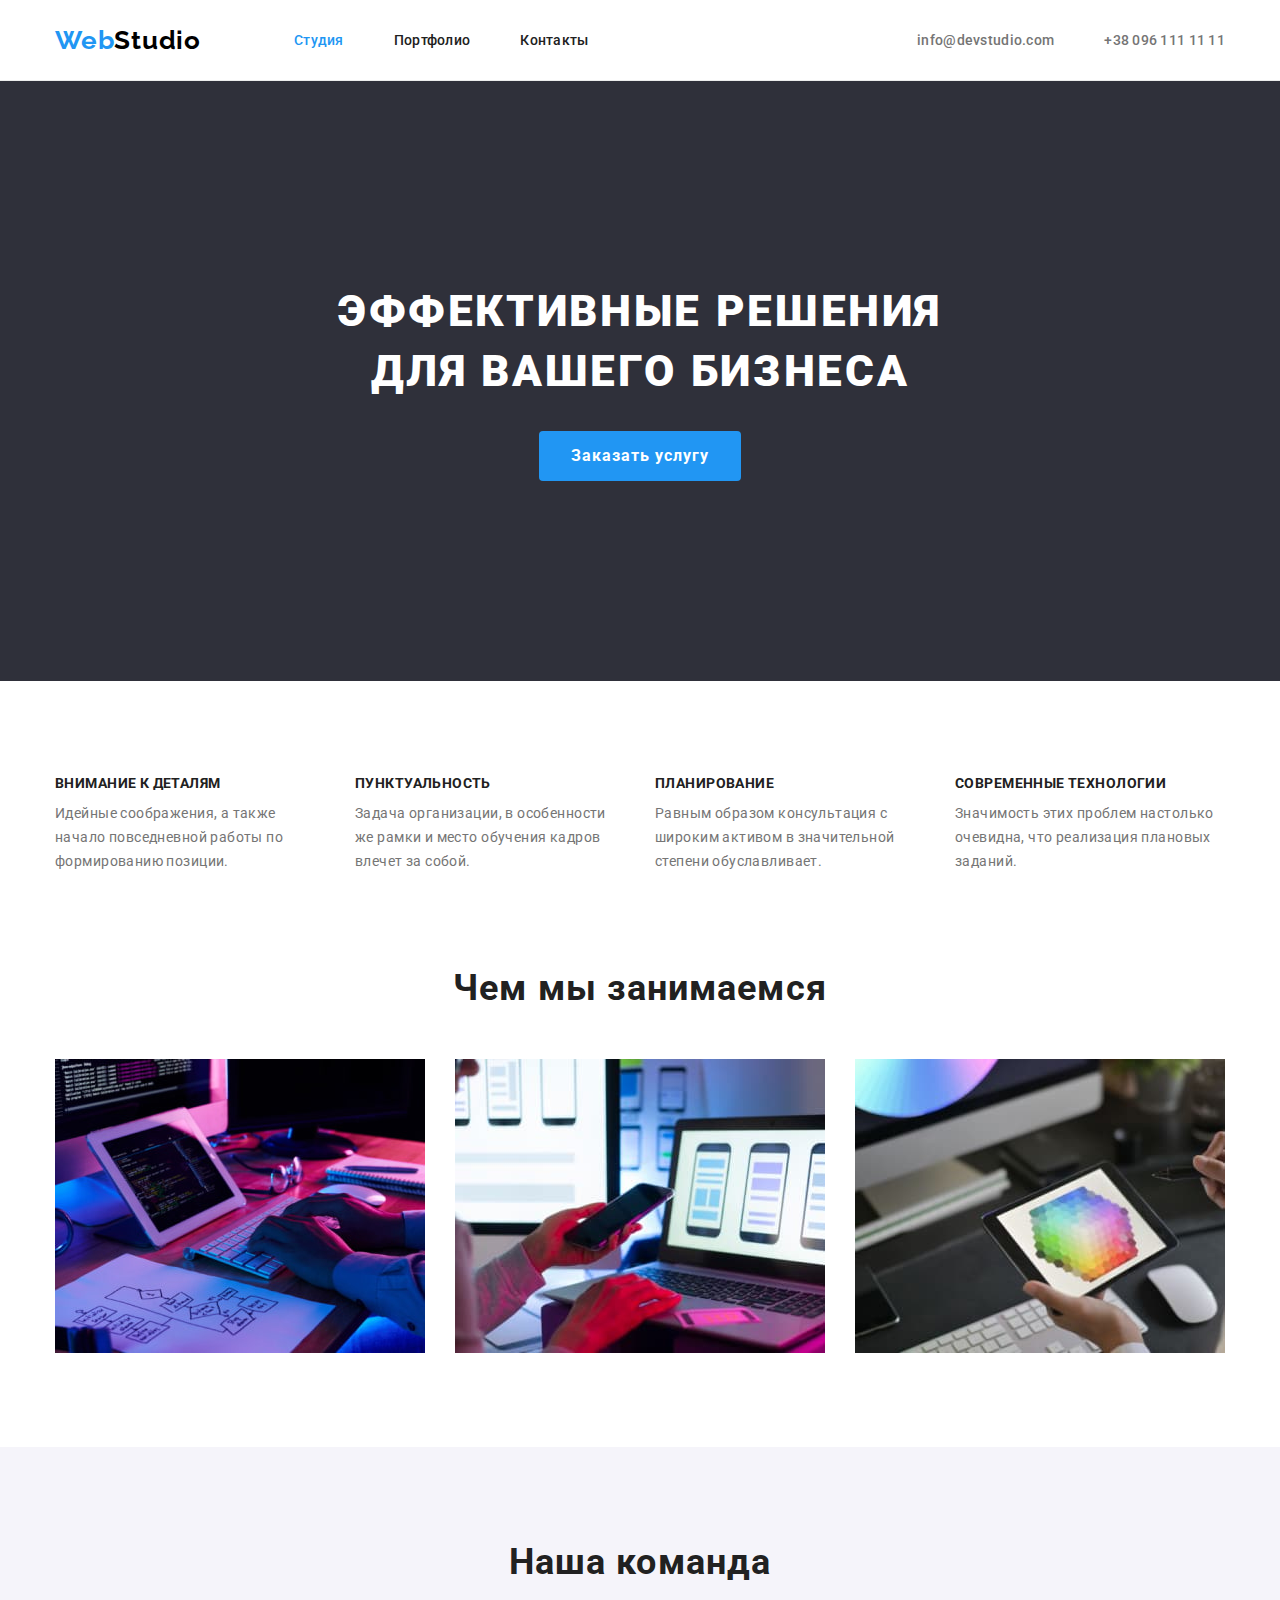
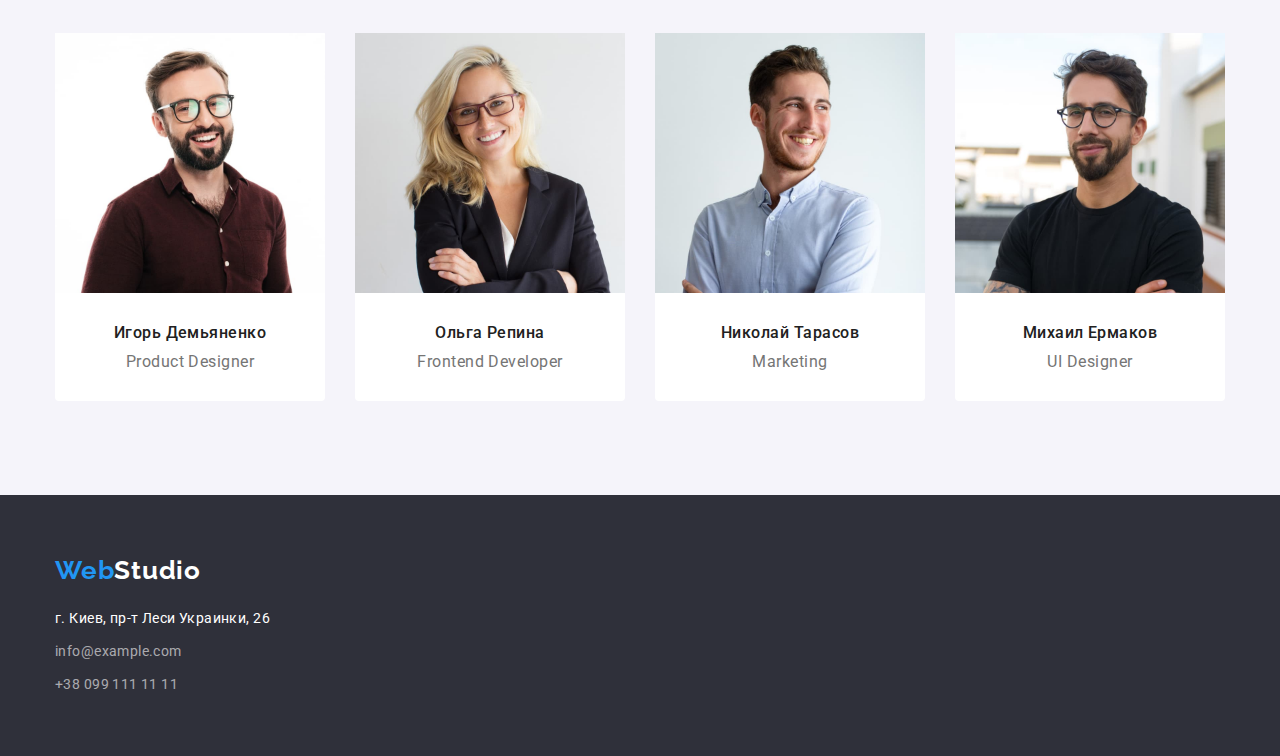
<file: index.html>
<!DOCTYPE html>
<html lang="ru">
  <head>
    <meta charset="UTF-8" />
    <meta http-equiv="X-UA-Compatible" content="IE=edge" />
    <meta name="viewport" content="width=device-width, initial-scale=1.0" />
    <title>WebStudio</title>
    <link rel="preconnect" href="https://fonts.googleapis.com" />
    <link rel="preconnect" href="https://fonts.gstatic.com" crossorigin />
    <link
      href="https://fonts.googleapis.com/css2?family=Raleway:wght@700&family=Roboto:wght@400;500;700;900&display=swap"
      rel="stylesheet"
    />
    <link
      rel="stylesheet"
      href="https://cdnjs.cloudflare.com/ajax/libs/modern-normalize/1.1.0/modern-normalize.min.css"
    />
    <link rel="stylesheet" href="./css/styles.css" />
  </head>
  <body>
    <!-- Header section -->
    <header class="header">
      <div class="container">
        <a class="logo link header-logo" href="./index.html" lang="en"
          >Web<span class="studio">Studio</span></a
        >
        <nav>
          <ul class="header-list list">
            <li class="item">
              <a class="header-link active header-link-curr link" href="./index.html">Студия</a>
            </li>
            <li class="item">
              <a class="header-link active link" href="./portfolio.html">Портфолио</a>
            </li>
            <li class="item"><a class="header-link active link" href="">Контакты</a></li>
          </ul>
        </nav>
        <ul class="header-list list contacts">
          <li class="item">
            <a class="header-mail active link" href="mailto:info@devstudio.com"
              >info@devstudio.com</a
            >
          </li>
          <li class="item">
            <a class="header-phone active link" href="tel:+380961111111">+38 096 111 11 11</a>
          </li>
        </ul>
      </div>
    </header>
    <!-- Main section -->
    <main class="main">
      <!-- Hero section -->
      <section class="hero section">
        <div class="container">
          <h1 class="main-title">Эффективные решения для вашего бизнеса</h1>
          <button class="main-btn" type="button">Заказать услугу</button>
        </div>
      </section>
      <!-- Specificity section -->
      <section class="specificity section">
        <div class="container">
          <h2 class="visually-hidden">Особенности компании</h2>
          <ul class="main-list list">
            <li class="list-item">
              <h3 class="list-title">Внимание к деталям</h3>
              <p class="list-text">
                Идейные соображения, а также начало повседневной работы по формированию позиции.
              </p>
            </li>
            <li class="list-item">
              <h3 class="list-title">Пунктуальность</h3>
              <p class="list-text">
                Задача организации, в особенности же рамки и место обучения кадров влечет за собой.
              </p>
            </li>
            <li class="list-item">
              <h3 class="list-title">Планирование</h3>
              <p class="list-text">
                Равным образом консультация с широким активом в значительной степени обуславливает.
              </p>
            </li>
            <li class="list-item">
              <h3 class="list-title">Современные технологии</h3>
              <p class="list-text">
                Значимость этих проблем настолько очевидна, что реализация плановых заданий.
              </p>
            </li>
          </ul>
        </div>
      </section>
      <!-- To-do section -->
      <section class="to-do section">
        <div class="container">
          <h2 class="to-do-title">Чем мы занимаемся</h2>
          <ul class="main-list list">
            <li class="to-do-img">
              <img src="./images/hw01-main/box-1.jpg" alt="Вёрстка" width="370" />
            </li>
            <li class="to-do-img">
              <img src="./images/hw01-main/box-2.jpg" alt="Процесс" width="370" />
            </li>
            <li class="to-do-img">
              <img src="./images/hw01-main/box-3.jpg" alt="Палитра" width="370" />
            </li>
          </ul>
        </div>
      </section>
      <!-- Team section -->
      <section class="team section">
        <div class="container">
          <h2 class="team-title">Наша команда</h2>
          <ul class="main-list list">
            <li class="team-item">
              <img class="team-img" src="./images/hw01-main/img.jpg" alt="Designer" width="270" />
              <div class="team-info">
                <h3 class="team-person">Игорь Демьяненко</h3>
                <p class="position" lang="en">Product Designer</p>
              </div>
            </li>
            <li class="team-item">
              <img
                class="team-img"
                src="./images/hw01-main/img-(1).jpg"
                alt="Developer"
                width="270"
              />
              <div class="team-info">
                <h3 class="team-person">Ольга Репина</h3>
                <p class="position" lang="en">Frontend Developer</p>
              </div>
            </li>
            <li class="team-item">
              <img
                class="team-img"
                src="./images/hw01-main/img-(2).jpg"
                alt="Marketing"
                width="270"
              />
              <div class="team-info">
                <h3 class="team-person">Николай Тарасов</h3>
                <p class="position" lang="en">Marketing</p>
              </div>
            </li>
            <li class="team-item">
              <img
                class="team-img"
                src="./images/hw01-main/img-(3).jpg"
                alt="UI Designer"
                width="270"
              />
              <div class="team-info">
                <h3 class="team-person">Михаил Ермаков</h3>
                <p class="position" lang="en">UI Designer</p>
              </div>
            </li>
          </ul>
        </div>
      </section>
    </main>
    <!-- Footer section -->
    <footer class="footer">
      <div class="container">
        <a class="logo link footer-logo" href="./index.html" lang="en"
          >Web<span class="studio">Studio</span>
        </a>
        <address class="address">
          <p class="address-text">г. Киев, пр-т Леси Украинки, 26</p>
          <a class="footer-mail active link" href="mailto:info@example.com">info@example.com</a>
          <a class="footer-phone active link" href="tel:+380991111111">+38 099 111 11 11</a>
        </address>
      </div>
    </footer>
  </body>
</html>
</file>
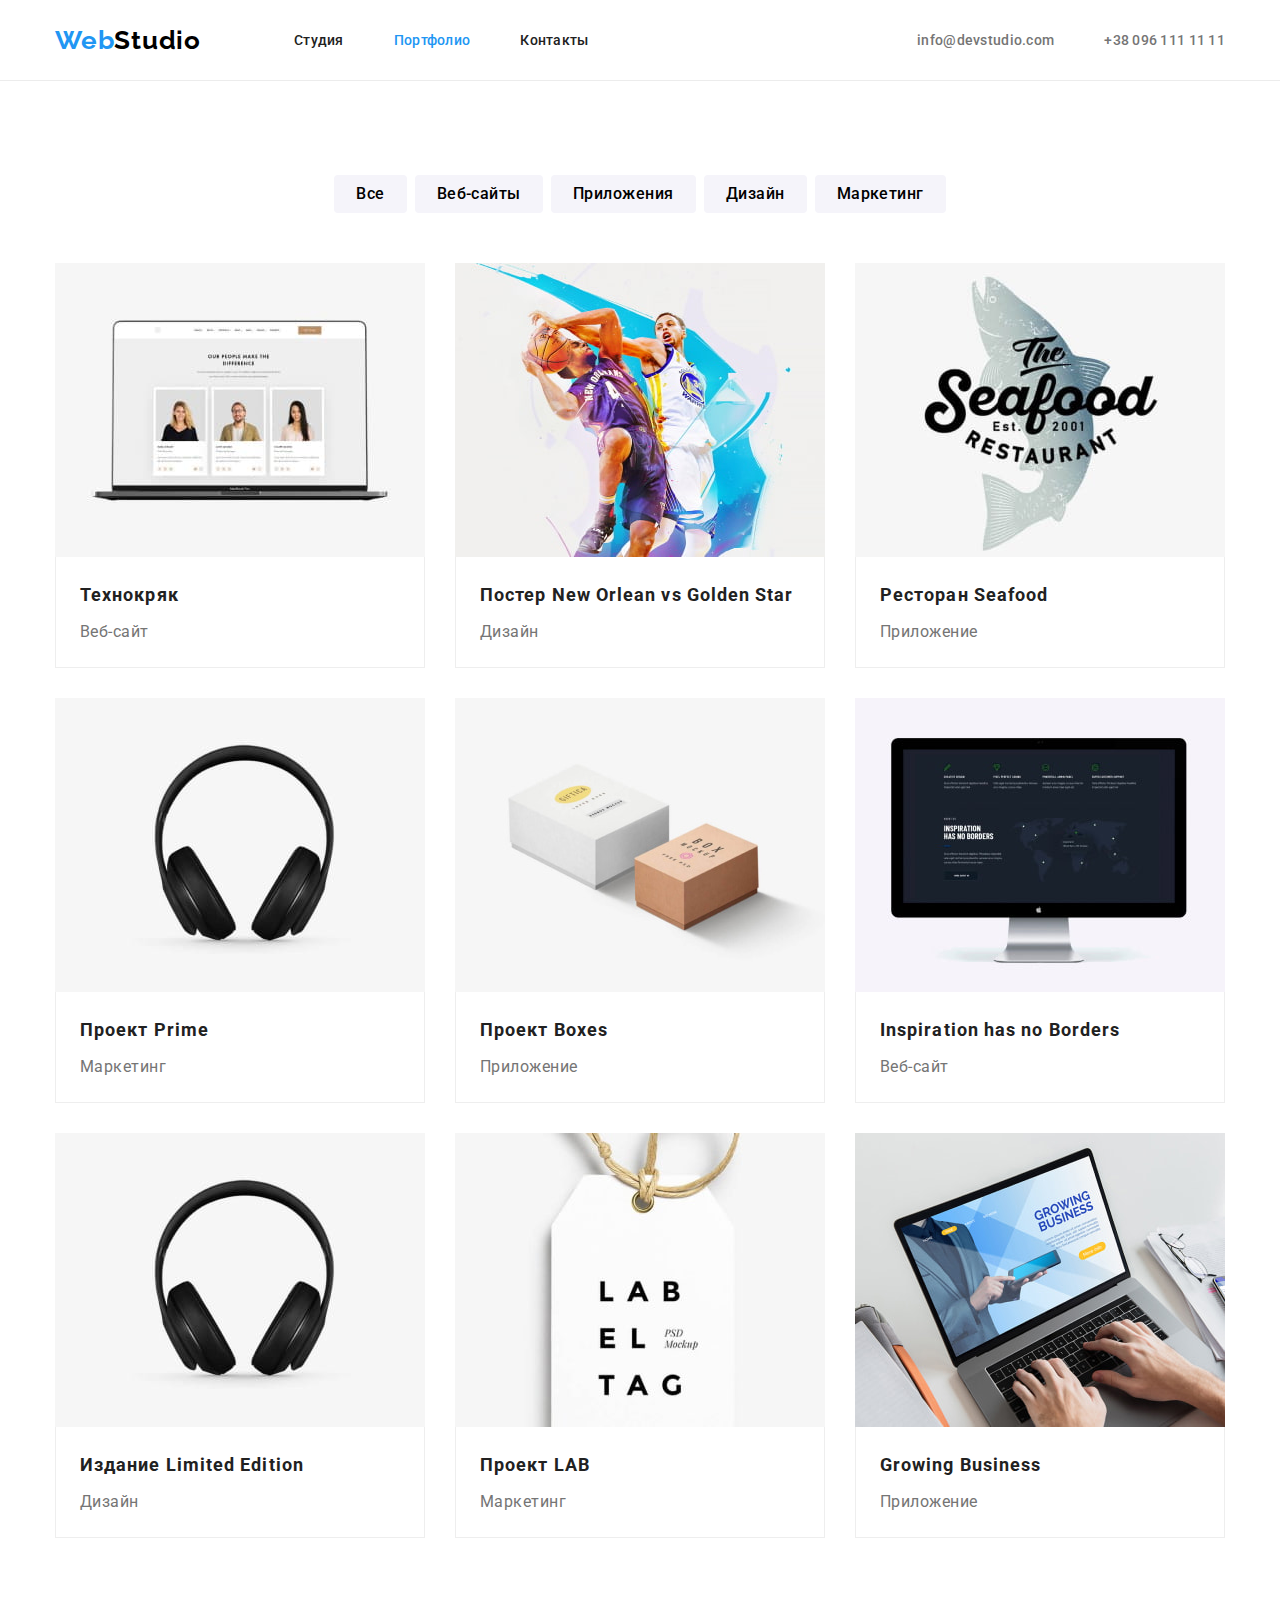
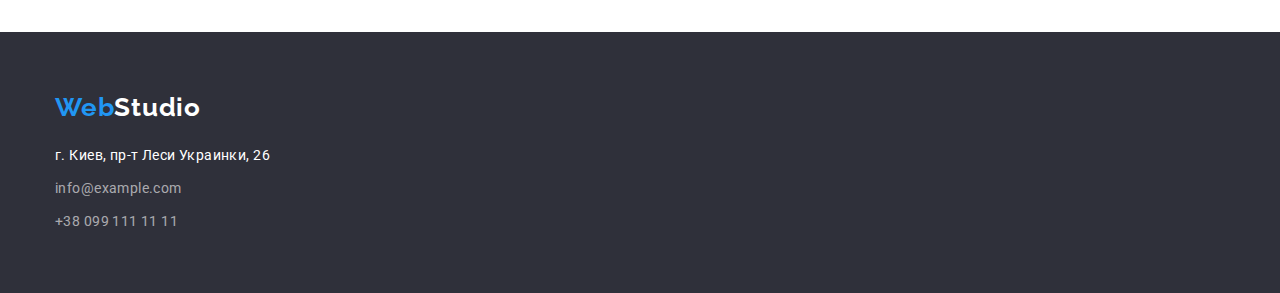
<file: portfolio.html>
<!DOCTYPE html>
<html lang="en">
  <head>
    <meta charset="UTF-8" />
    <meta http-equiv="X-UA-Compatible" content="IE=edge" />
    <meta name="viewport" content="width=device-width, initial-scale=1.0" />
    <title>Portfolio</title>
    <link rel="preconnect" href="https://fonts.googleapis.com" />
    <link rel="preconnect" href="https://fonts.gstatic.com" crossorigin />
    <link
      href="https://fonts.googleapis.com/css2?family=Raleway:wght@700&family=Roboto:wght@400;500;700;900&display=swap"
      rel="stylesheet"
    />
    <link
      rel="stylesheet"
      href="https://cdnjs.cloudflare.com/ajax/libs/modern-normalize/1.1.0/modern-normalize.min.css"
    />
    <link rel="stylesheet" href="./css/styles.css" />
  </head>
  <body>
    <header class="header">
      <div class="container">
        <a class="logo link header-logo" href="./index.html" lang="en"
          >Web<span class="studio">Studio</span>
        </a>
        <nav>
          <ul class="header-list list">
            <li class="item">
              <a class="header-link active link" href="./index.html">Студия</a>
            </li>
            <li class="item">
              <a class="header-link active header-link-curr link" href="./portfolio.html"
                >Портфолио</a
              >
            </li>
            <li class="item"><a class="header-link active link" href="">Контакты</a></li>
          </ul>
        </nav>
        <ul class="header-list list contacts">
          <li class="item">
            <a class="header-mail active link" href="mailto:info@devstudio.com"
              >info@devstudio.com</a
            >
          </li>
          <li class="item">
            <a class="header-phone active link" href="tel:+380961111111">+38 096 111 11 11</a>
          </li>
        </ul>
      </div>
    </header>
    <main>
      <section class="portfolio section">
        <div class="container">
          <h1 class="visually-hidden">Portfolio</h1>
          <ul class="list filter">
            <li class="filter-item"><button class="portfolio-btn" type="button">Все</button></li>
            <li class="filter-item">
              <button class="portfolio-btn" type="button">Веб-сайты</button>
            </li>
            <li class="filter-item">
              <button class="portfolio-btn" type="button">Приложения</button>
            </li>
            <li class="filter-item"><button class="portfolio-btn" type="button">Дизайн</button></li>
            <li class="filter-item">
              <button class="portfolio-btn" type="button">Маркетинг</button>
            </li>
          </ul>
          <ul class="list cards">
            <li class="card-item">
              <a class="link" href="">
                <img
                  class="img-item"
                  src="./images/hw02-main/techno-crack.jpg"
                  alt="Технокряк"
                  width="370"
                />
                <div class="head-descr">
                  <h2 class="portfolio-title">Технокряк</h2>
                  <p class="portfolio-descr">Веб-сайт</p>
                </div>
              </a>
            </li>
            <li class="card-item">
              <a class="link" href="">
                <img
                  class="img-item"
                  src="./images/hw02-main/new-orlean-vs-golden-star.jpg"
                  alt="Постер"
                  width="370"
                />
                <div class="head-descr">
                  <h2 class="portfolio-title">Постер New Orlean vs Golden Star</h2>
                  <p class="portfolio-descr">Дизайн</p>
                </div>
              </a>
            </li>
            <li class="card-item">
              <a class="link" href="">
                <img
                  class="img-item"
                  src="./images/hw02-main/seafood.jpg"
                  alt="Ресторан"
                  width="370"
                />
                <div class="head-descr">
                  <h2 class="portfolio-title">Ресторан Seafood</h2>
                  <p class="portfolio-descr">Приложение</p>
                </div>
              </a>
            </li>
            <li class="card-item">
              <a class="link" href="">
                <img
                  class="img-item"
                  src="./images/hw02-main/prime.jpg"
                  alt="Наушники"
                  width="370"
                />
                <div class="head-descr">
                  <h2 class="portfolio-title">Проект Prime</h2>
                  <p class="portfolio-descr">Маркетинг</p>
                </div>
              </a>
            </li>
            <li class="card-item">
              <a class="link" href="">
                <img
                  class="img-item"
                  src="./images/hw02-main/boxes.jpg"
                  alt="Коробки"
                  width="370"
                />
                <div class="head-descr">
                  <h2 class="portfolio-title">Проект Boxes</h2>
                  <p class="portfolio-descr">Приложение</p>
                </div>
              </a>
            </li>
            <li class="card-item">
              <a class="link" href="">
                <img
                  class="img-item"
                  src="./images/hw02-main/no-border.jpg"
                  alt="Веб-сайт"
                  width="370"
                />
                <div class="head-descr">
                  <h2 class="portfolio-title">Inspiration has no Borders</h2>
                  <p class="portfolio-descr">Веб-сайт</p>
                </div>
              </a>
            </li>
            <li class="card-item">
              <a class="link" href="">
                <img
                  class="img-item"
                  src="./images/hw02-main/prime.jpg"
                  alt="Издание"
                  width="370"
                />
                <div class="head-descr">
                  <h2 class="portfolio-title">Издание Limited Edition</h2>
                  <p class="portfolio-descr">Дизайн</p>
                </div>
              </a>
            </li>
            <li class="card-item">
              <a class="link" href="">
                <img class="img-item" src="./images/hw02-main/lab.jpg" alt="Эмблема" width="370" />
                <div class="head-descr">
                  <h2 class="portfolio-title">Проект LAB</h2>
                  <p class="portfolio-descr">Маркетинг</p>
                </div>
              </a>
            </li>
            <li class="card-item">
              <a class="link" href="">
                <img
                  class="img-item"
                  src="./images/hw02-main/grow-business.jpg"
                  alt="Приложение"
                  width="370"
                />
                <div class="head-descr">
                  <h2 class="portfolio-title">Growing Business</h2>
                  <p class="portfolio-descr">Приложение</p>
                </div>
              </a>
            </li>
          </ul>
        </div>
      </section>
    </main>
    <footer class="footer">
      <div class="container">
        <a class="logo link footer-logo" href="./index.html" lang="en"
          >Web<span class="studio">Studio</span>
        </a>
        <address class="address">
          <p class="address-text">г. Киев, пр-т Леси Украинки, 26</p>
          <a class="footer-mail active link" href="mailto:info@example.com">info@example.com</a>
          <a class="footer-phone active link" href="tel:+380991111111">+38 099 111 11 11</a>
        </address>
      </div>
    </footer>
  </body>
</html>
</file>
<file: css/styles.css>
/* Колір основного тексту #212121 */
/* Колір другорядного тексту #757575 */
/* білий  #FFFFFF */
/* background основний(темний)  #2F303A */
:root {
  --primary-text-color: #212121;
  --secondary-text-color: #757575;
  --white: #ffffff;
  --primary-backgr-cl: #2f303a;
  --accent-cl: #2196f3;
  --black: #000000;
  --transp-white: rgba(255, 255, 255, 0.6);
  --border: #ececec;
  --secondary-backgr-cl: #f5f4fa;
  --main-btn-hover: #188ce8;
  --border-portfolio: #eeeeee;

  --main-font: 'Roboto', sans-serif;
  --secondaty-font: 'Raleway', sans-serif;
}
body {
  font-family: var(--main-font);
  color: var(--primary-text-color);
}
img {
  display: block;
}

.container {
  width: 1200px;
  padding-left: 15px;
  padding-right: 15px;
  margin-left: auto;
  margin-right: auto;
}
/* reset styles */
.link {
  text-decoration: none;
  color: currentColor;
}
.list {
  list-style: none;
  padding: 0;
  margin: 0;
}
/* header section */
.header {
  border-bottom: 1px solid var(--border);
}

.header-list {
  display: flex;
}
.contacts {
  margin-left: auto;
}
.header-list .item:not(:last-child) {
  margin-right: 50px;
}

.header-logo {
  margin-right: 93px;
}
.logo {
  font-family: var(--secondaty-font);
  font-weight: 700;
  font-size: 26px;
  line-height: calc(31 / 26);
  letter-spacing: 0.03em;
  color: var(--accent-cl);
}
.studio {
  color: var(--black);
}
.header .container {
  display: flex;
  align-items: center;
}

.header-link,
.header-mail,
.header-phone {
  font-weight: 500;
  font-size: 14px;
  line-height: calc(16 / 14);
  letter-spacing: 0.02em;
  color: var(--primary-text-color);
}
.active:hover,
.active:focus,
.header-link-curr {
  color: var(--accent-cl);
}
.header-mail,
.header-phone {
  color: var(--secondary-text-color); /*Специфікація*/
}
.header-link {
  display: block;
  padding-top: 32px;
  padding-bottom: 32px;
}

/* main section */
/* hero section */
.section {
  padding-top: 94px;
  padding-bottom: 94px;
}
.hero {
  text-align: center;
  padding-top: 200px;
  padding-bottom: 200px;

  background-color: var(--primary-backgr-cl);
}

.main-title {
  max-width: 696px;
  height: 120px;
  margin: 0;
  margin-left: auto;
  margin-right: auto;
  margin-bottom: 30px;

  font-weight: 900;
  font-size: 44px;
  line-height: calc(60 / 44);
  letter-spacing: 0.06em;
  text-transform: uppercase;
  color: var(--white);
}
.main-btn {
  border: none;
  border-radius: 4px;

  padding-top: 10px;
  padding-right: 32px;
  padding-bottom: 10px;
  padding-left: 32px;

  font-family: inherit;
  font-weight: 700;
  font-size: 16px;
  line-height: calc(30 / 16);
  letter-spacing: 0.06em;
  color: var(--white);
  background-color: var(--accent-cl);
  cursor: pointer;
}
.main-btn:hover,
.main-btn:focus {
  background-color: var(--main-btn-hover);
}
/* specifisity section */
.main-list {
  display: flex;
}
.list-item {
  width: 270px;
}
.main-list .list-item:not(:last-child) {
  margin-right: 30px;
}
.list-title {
  /*h3 - Bold за замовч.*/

  margin: 0;
  margin-bottom: 10px;

  font-size: 14px;
  line-height: calc(16 / 14);
  letter-spacing: 0.03em;
  text-transform: uppercase;
}
.list-text {
  margin: 0;
}
.list-text,
.address-text,
.footer-mail,
.footer-phone {
  font-size: 14px;
  line-height: calc(24 / 14);
  letter-spacing: 0.03em;
  color: var(--secondary-text-color);
}
/* To-do section */
.to-do {
  padding-top: 0;
}

.to-do-img:not(:last-child) {
  margin-right: 30px;
}
.to-do-title,
.team-title {
  margin: 0;
  margin-bottom: 50px;
  text-align: center;

  font-size: 36px;
  line-height: calc(42 / 36);
  text-align: center;
  letter-spacing: 0.03em;
}
/* Team section */
.main-list .team-item:not(:last-child) {
  margin-right: 30px;
}

.team-person {
  margin: 0;
  margin-bottom: 10px;
}
.position {
  margin: 0;
}
.team-info {
  padding: 30px 10px;
}
.team-item {
  border-radius: 0px 0px 4px 4px;

  background-color: var(--white);
}

.team {
  background-color: var(--secondary-backgr-cl);
}
.team-person {
  font-weight: 500;
  font-size: 16px;
  line-height: calc(19 / 16);
  text-align: center;
  letter-spacing: 0.03em;
}
.position {
  font-size: 16px;
  line-height: calc(19 / 16);
  text-align: center;
  letter-spacing: 0.03em;
  color: var(--secondary-text-color);
}
/* footer section */
.footer-logo {
  margin-bottom: 20px;
}

.address-text {
  margin: 0;
  margin-bottom: 9px;
}
.footer {
  padding-bottom: 60px;
  padding-top: 60px;
  background-color: var(--primary-backgr-cl);
}

.address {
  display: flex;
  flex-direction: column;
  margin-top: 20px;
  font-style: normal;
}
.footer-mail {
  margin-bottom: 9px;
}
.address-text,
.footer .studio {
  color: var(--white);
}
.footer-mail,
.footer-phone {
  color: rgba(255, 255, 255, 0.6);
}
/* PORTFOLIO PAGE */
.visually-hidden {
  position: absolute;
  width: 1px;
  height: 1px;
  margin: -1px;
  border: 0;
  padding: 0;

  white-space: nowrap;
  clip-path: inset(100%);
  clip: rect(0 0 0 0);
  overflow: hidden;
}
.filter {
  display: flex;
  justify-content: center;
  margin-bottom: 50px;
}
.cards {
  display: flex;
  flex-wrap: wrap;
  margin-top: -30px;
  margin-left: -30px;
}
.cards > .card-item {
  flex-basis: calc(100% / 3 - 30px);
  margin-top: 30px;
  margin-left: 30px;
}

.head-descr {
  padding-top: 20px;
  padding-bottom: 20px;
  padding-left: 24px;
  padding-right: 24px;
  border: 1px solid var(--border-portfolio);
  border-top: none;
}
.portfolio-title {
  margin: 0;
  margin-bottom: 4px;

  font-size: 18px;
  line-height: calc(36 / 18);
  letter-spacing: 0.06em;
}
.portfolio-descr {
  margin: 0;

  font-size: 16px;
  line-height: calc(30 / 16);
  letter-spacing: 0.03em;
  color: var(--secondary-text-color);
}
.filter .filter-item:not(:last-child) {
  margin-right: 8px;
}
.portfolio-btn {
  border: none;
  border-radius: 4px;
  padding-top: 6px;
  padding-right: 22px;
  padding-bottom: 6px;
  padding-left: 22px;

  font-family: inherit;
  font-weight: 500;
  font-size: 16px;
  line-height: calc(26 / 16);
  text-align: center;
  letter-spacing: 0.03em;
  background-color: var(--secondary-backgr-cl);
  cursor: pointer;
}
.portfolio-btn:hover,
.portfolio-btn:focus {
  color: var(--white);
  background-color: var(--accent-cl);
}
</file>
